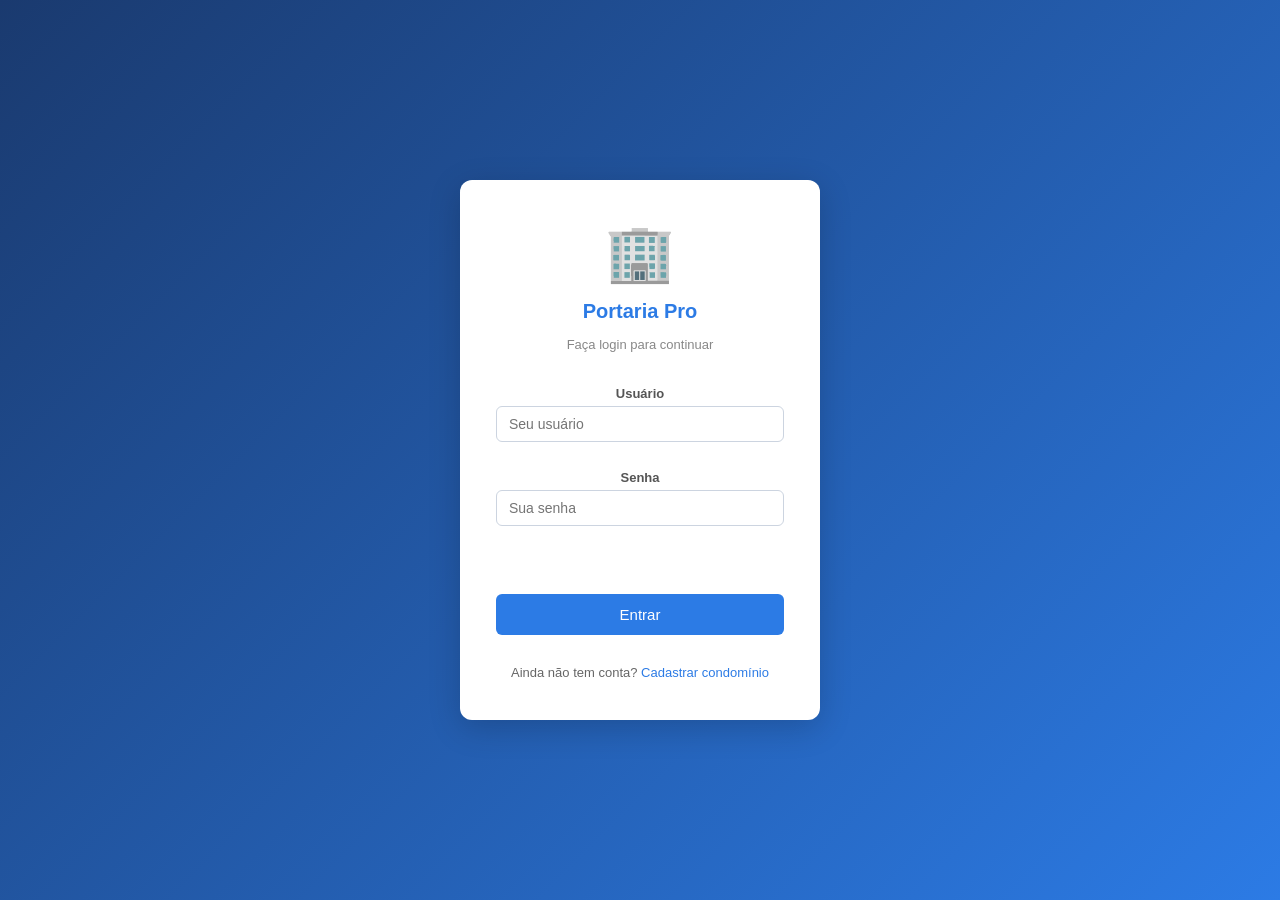
<file: index.html>
<!DOCTYPE html>
<html lang="pt-BR">
<head>
    <meta charset="UTF-8">
    <meta name="viewport" content="width=device-width, initial-scale=1.0">
    <title>Login — Portaria Pro</title>
    <link rel="stylesheet" href="style.css">
</head>
<body class="pagina-publica">

<div class="login-center">
    <div class="login-box">
        <div class="pub-logo">🏢</div>
        <h2>Portaria Pro</h2>
        <p style="color:#888; font-size:13px; margin-bottom:20px">Faça login para continuar</p>

        <div class="form-group">
            <label>Usuário</label>
            <input type="text" id="login-usuario" placeholder="Seu usuário" autocomplete="username" />
        </div>
        <div class="form-group">
            <label>Senha</label>
            <input type="password" id="login-senha" placeholder="Sua senha" autocomplete="current-password" />
        </div>

        <p id="login-erro" class="erro" style="min-height:18px; margin-bottom:8px"></p>

        <button onclick="fazerLogin()" style="width:100%; padding:12px; font-size:15px">Entrar</button>

        <p style="text-align:center; margin-top:16px; font-size:13px; color:#666">
            Ainda não tem conta? <a href="register.html">Cadastrar condomínio</a>
        </p>
    </div>
</div>

<script src="config.js"></script>
<script>
async function fazerLogin() {
    const usuario = document.getElementById("login-usuario").value.trim();
    const senha   = document.getElementById("login-senha").value.trim();
    const erroEl  = document.getElementById("login-erro");
    erroEl.textContent = "";

    if (!usuario || !senha) { erroEl.textContent = "Preencha usuário e senha."; return; }

    const res = await fetch(`${API}/login`, {
        headers: { "Authorization": "Basic " + btoa(`${usuario}:${senha}`) }
    });

    if (!res.ok) {
        const data = await res.json().catch(() => ({}));
        erroEl.textContent = data.detail || "Usuário ou senha inválidos.";
        return;
    }

    const data = await res.json();

    // Salva sessão
    sessionStorage.setItem("usuario",       data.usuario);
    sessionStorage.setItem("senha",         senha);
    sessionStorage.setItem("perfil",        data.perfil);
    sessionStorage.setItem("condominio_id", data.condominio_id ?? "");
    sessionStorage.setItem("condominio_nome", data.condominio?.nome ?? "");

    // Redireciona por perfil
    if (data.perfil === "superadmin") {
        window.location.href = "superadmin.html";
    } else {
        window.location.href = "painel.html";
    }
}
document.addEventListener("keydown", e => { if (e.key === "Enter") fazerLogin(); });
</script>
</body>
</html>
</file>
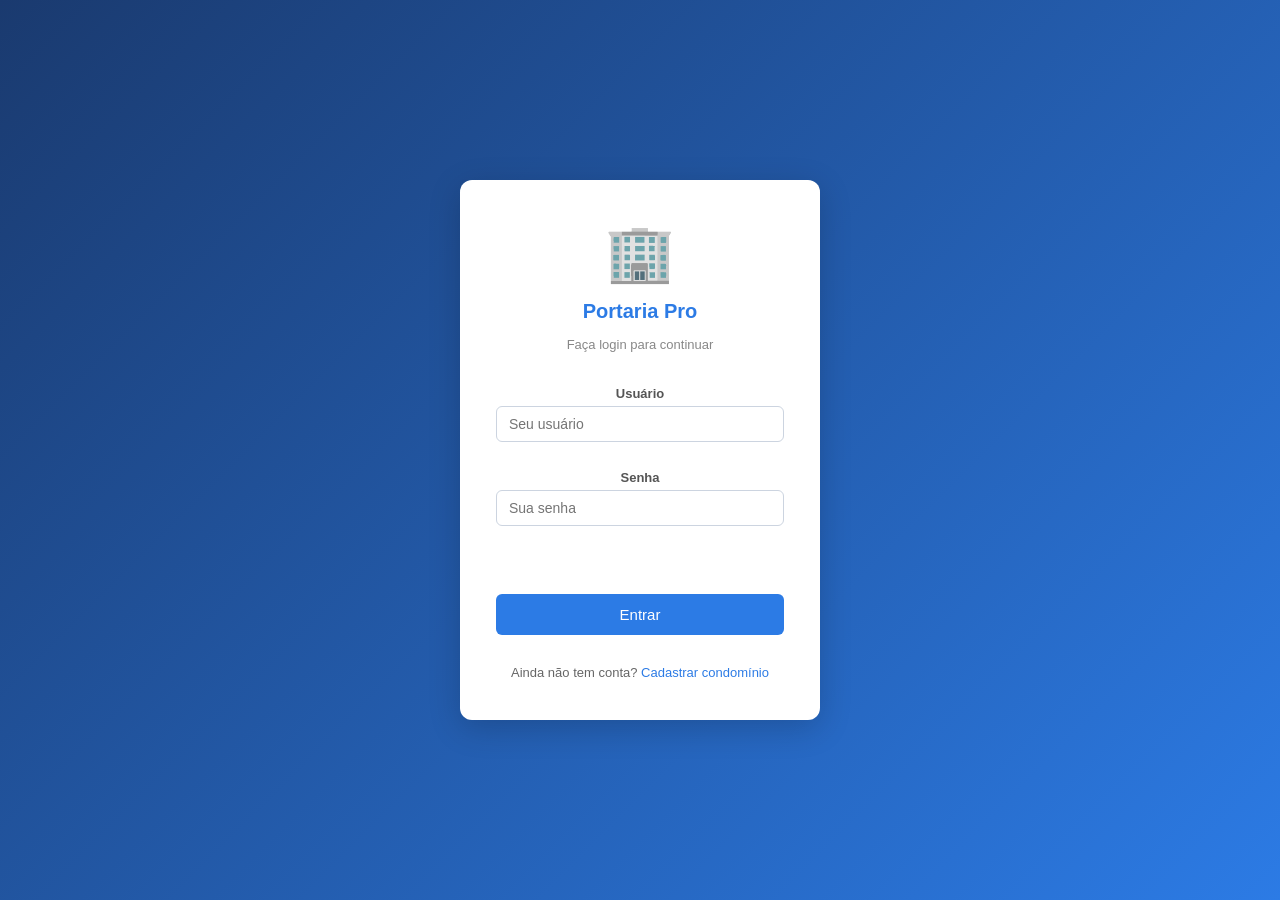
<file: painel.html>
<!DOCTYPE html>
<html lang="pt-BR">
<head>
    <meta charset="UTF-8">
    <meta name="viewport" content="width=device-width, initial-scale=1.0">
    <title>Painel — Portaria Pro</title>
    <link rel="stylesheet" href="style.css">
</head>
<body>

<header class="topo">
    <span id="topo-nome">🏢 Portaria Pro</span>
    <div class="topo-direita">
        <span id="usuario-logado"></span>
        <button class="btn-sair" onclick="sair()">Sair</button>
    </div>
</header>

<div class="container">
    <div id="msg-global"></div>
    <div class="abas" id="nav-abas">
        <button class="aba ativa" onclick="mostrarAba('dashboard', this)">📊 Dashboard</button>
        <button class="aba" onclick="mostrarAba('pessoas', this)">👥 Pessoas</button>
        <button class="aba aba-admin-only" onclick="mostrarAba('cadastrar', this)">➕ Cadastrar</button>
        <button class="aba" onclick="mostrarAba('movimentacao', this)">🚦 Entrada/Saída</button>
        <button class="aba" onclick="mostrarAba('dentro', this)">🏠 Dentro</button>
        <button class="aba" onclick="mostrarAba('veiculos', this)">🚗 Veículos</button>
        <button class="aba" onclick="mostrarAba('qrcode', this)">📱 QR Code</button>
        <button class="aba" onclick="mostrarAba('relatorio', this)">📋 Relatório</button>
        <button class="aba aba-sindico-only" onclick="mostrarAba('equipe', this)">👮 Equipe</button>
        <button class="aba aba-sindico-only" onclick="mostrarAba('configuracoes', this)">⚙️ Config.</button>
    </div>

    <!-- DASHBOARD -->
    <div id="aba-dashboard" class="aba-conteudo">
        <h2 id="dash-titulo">Dashboard</h2>
        <div class="cards-grid">
            <div class="stat-card azul"><div class="stat-numero" id="stat-total">—</div><div class="stat-label">Total de pessoas</div></div>
            <div class="stat-card verde"><div class="stat-numero" id="stat-dentro">—</div><div class="stat-label">Pessoas dentro</div></div>
            <div class="stat-card roxo"><div class="stat-numero" id="stat-veiculos">—</div><div class="stat-label">Veículos dentro</div></div>
            <div class="stat-card laranja"><div class="stat-numero" id="stat-entradas">—</div><div class="stat-label">Entradas hoje</div></div>
        </div>
        <h3 style="margin:24px 0 12px">Últimas movimentações</h3>
        <table><thead><tr><th>Horário</th><th>Ação</th><th>Nome</th><th>Tipo</th><th>Porteiro</th></tr></thead>
        <tbody id="tabela-ultimas"></tbody></table>
    </div>

    <!-- PESSOAS -->
    <div id="aba-pessoas" class="aba-conteudo" style="display:none">
        <h2>Lista de Pessoas</h2>
        <div class="filtro-linha">
            <input type="text" id="busca-nome" placeholder="Buscar por nome..." oninput="buscarPorNome()" />
            <select id="filtro-tipo" onchange="aplicarFiltroTipo()">
                <option value="">Todos os tipos</option>
                <option value="morador">Morador</option>
                <option value="visitante">Visitante</option>
                <option value="prestador">Prestador</option>
                <option value="entregador">Entregador</option>
            </select>
        </div>
        <table>
            <thead><tr><th>Foto</th><th>Nome</th><th>Documento</th><th>Tipo</th><th>Quadra/Lote</th><th>Status</th><th class="aba-admin-only">Ações</th></tr></thead>
            <tbody id="tabela-pessoas"></tbody>
        </table>
        <div class="paginacao" id="paginacao-pessoas"></div>
    </div>

    <!-- CADASTRAR -->
    <div id="aba-cadastrar" class="aba-conteudo" style="display:none">
        <h2>Cadastrar Pessoa</h2>
        <div class="form-cols">
            <div>
                <div class="form-group"><label>Nome completo *</label><input type="text" id="cad-nome" /></div>
                <div class="form-group"><label>Documento *</label><input type="text" id="cad-documento" /></div>
                <div class="form-group">
                    <label>Tipo *</label>
                    <select id="cad-tipo" onchange="toggleQuadraLote()">
                        <option value="">Selecione...</option>
                        <option value="morador">Morador</option>
                        <option value="visitante">Visitante</option>
                        <option value="prestador">Prestador</option>
                        <option value="entregador">Entregador</option>
                    </select>
                </div>
                <div id="campo-quadra-lote" style="display:none">
                    <div class="form-group"><label>Quadra *</label><input type="text" id="cad-quadra" /></div>
                    <div class="form-group"><label>Lote *</label><input type="text" id="cad-lote" /></div>
                </div>
            </div>
            <div>
                <div class="form-group">
                    <label>Foto (opcional)</label>
                    <div class="foto-preview" id="cad-foto-preview"><span>Sem foto</span></div>
                    <input type="file" id="cad-foto-input" accept="image/*" onchange="previewFoto('cad')" style="margin-top:8px" />
                </div>
            </div>
        </div>
        <button onclick="cadastrar()">Cadastrar Pessoa</button>
    </div>

    <!-- MOVIMENTAÇÃO -->
    <div id="aba-movimentacao" class="aba-conteudo" style="display:none">
        <h2>Registrar Entrada / Saída</h2>
        <div class="dois-cards">
            <div class="card">
                <h3>✅ Entrada</h3>
                <div class="form-group">
                    <label>Nome ou Documento</label>
                    <input type="text" id="ent-busca" placeholder="Digite para buscar..." oninput="buscarParaMovimento('ent')" autocomplete="off" />
                    <div class="sugestoes" id="ent-sugestoes"></div>
                </div>
                <div id="ent-pessoa-selecionada" class="pessoa-card" style="display:none"></div>
                <input type="hidden" id="ent-documento" />
                <div class="form-group"><label>Quadra destino (opcional)</label><input type="text" id="ent-quadra" /></div>
                <div class="form-group"><label>Lote destino (opcional)</label><input type="text" id="ent-lote" /></div>
                <button onclick="registrarEntrada()">Registrar Entrada</button>
            </div>
            <div class="card">
                <h3>🚪 Saída</h3>
                <div class="form-group">
                    <label>Nome ou Documento</label>
                    <input type="text" id="sai-busca" placeholder="Digite para buscar..." oninput="buscarParaMovimento('sai')" autocomplete="off" />
                    <div class="sugestoes" id="sai-sugestoes"></div>
                </div>
                <div id="sai-pessoa-selecionada" class="pessoa-card" style="display:none"></div>
                <input type="hidden" id="sai-documento" />
                <button onclick="registrarSaida()">Registrar Saída</button>
            </div>
        </div>
    </div>

    <!-- DENTRO -->
    <div id="aba-dentro" class="aba-conteudo" style="display:none">
        <h2>Pessoas Dentro do Condomínio</h2>
        <table>
            <thead><tr><th>Foto</th><th>Nome</th><th>Documento</th><th>Tipo</th><th>Quadra/Lote</th><th>Ação</th></tr></thead>
            <tbody id="tabela-dentro"></tbody>
        </table>
    </div>

    <!-- VEÍCULOS -->
    <div id="aba-veiculos" class="aba-conteudo" style="display:none">
        <div style="display:flex; justify-content:space-between; align-items:center; margin-bottom:16px">
            <h2 style="margin:0">Controle de Veículos</h2>
            <button class="aba-admin-only" onclick="abrirModalVeiculo()">+ Cadastrar Veículo</button>
        </div>

        <div class="admin-tabs" style="margin-bottom:16px">
            <button class="admin-tab ativa" onclick="mostrarVeiculosTab('lista', this)">📋 Todos</button>
            <button class="admin-tab" onclick="mostrarVeiculosTab('dentro', this)">🏠 Dentro agora</button>
            <button class="admin-tab" onclick="mostrarVeiculosTab('movimento', this)">🚦 Entrada/Saída</button>
            <button class="admin-tab" onclick="mostrarVeiculosTab('relatorio', this)">📊 Relatório</button>
        </div>

        <div id="veic-lista">
            <table>
                <thead><tr><th>Placa</th><th>Modelo</th><th>Cor</th><th>Empresa</th><th>Responsável</th><th>Status</th><th>Ações</th></tr></thead>
                <tbody id="tabela-veiculos"></tbody>
            </table>
        </div>

        <div id="veic-dentro" style="display:none">
            <table>
                <thead><tr><th>Placa</th><th>Modelo</th><th>Cor</th><th>Empresa</th><th>Responsável</th><th>Ação</th></tr></thead>
                <tbody id="tabela-veiculos-dentro"></tbody>
            </table>
        </div>

        <div id="veic-movimento" style="display:none">
            <div class="dois-cards">
                <div class="card">
                    <h3>✅ Entrada de Veículo</h3>
                    <div class="form-group"><label>Placa</label><input type="text" id="veic-ent-placa" placeholder="Ex: ABC1234" /></div>
                    <div class="form-group"><label>Destino (opcional)</label><input type="text" id="veic-ent-destino" placeholder="Ex: A|12" /></div>
                    <button onclick="entradaVeiculo()">Registrar Entrada</button>
                </div>
                <div class="card">
                    <h3>🚪 Saída de Veículo</h3>
                    <div class="form-group"><label>Placa</label><input type="text" id="veic-sai-placa" placeholder="Ex: ABC1234" /></div>
                    <button onclick="saidaVeiculo()">Registrar Saída</button>
                </div>
            </div>
        </div>

        <div id="veic-relatorio" style="display:none">
            <div class="filtro-linha">
                <input type="date" id="veic-rel-data" />
                <button onclick="buscarRelatorioVeiculos()">Buscar</button>
                <button class="btn-exportar" onclick="exportarCSVVeiculos()">⬇ Exportar CSV</button>
            </div>
            <table>
                <thead><tr><th>Horário</th><th>Ação</th><th>Placa</th><th>Modelo</th><th>Empresa</th><th>Porteiro</th><th>Destino</th></tr></thead>
                <tbody id="tabela-veic-relatorio"></tbody>
            </table>
        </div>
    </div>

    <!-- QR CODE -->
    <div id="aba-qrcode" class="aba-conteudo" style="display:none">
        <div class="admin-tabs" style="margin-bottom:16px">
            <button class="admin-tab ativa" onclick="mostrarQRTab('gerar', this)">➕ Gerar QR Code</button>
            <button class="admin-tab" onclick="mostrarQRTab('validar', this)">✅ Validar QR Code</button>
            <button class="admin-tab" onclick="mostrarQRTab('lista', this)">📋 Histórico</button>
        </div>

        <div id="qr-gerar">
            <h2>Gerar QR Code para Visitante</h2>
            <div class="form-cols">
                <div>
                    <div class="form-group"><label>Nome do visitante *</label><input type="text" id="qr-nome" /></div>
                    <div class="form-group"><label>Documento (opcional)</label><input type="text" id="qr-documento" /></div>
                    <div class="form-group"><label>Destino (opcional, ex: A|12)</label><input type="text" id="qr-destino" /></div>
                    <div class="form-group">
                        <label>Validade</label>
                        <select id="qr-validade">
                            <option value="4">4 horas</option>
                            <option value="8">8 horas</option>
                            <option value="24" selected>24 horas</option>
                            <option value="48">48 horas</option>
                            <option value="168">7 dias</option>
                        </select>
                    </div>
                    <button onclick="gerarQRCode()">Gerar QR Code</button>
                </div>
                <div id="qr-resultado" style="display:none">
                    <p style="font-size:13px;color:#555;margin-bottom:8px">QR Code gerado:</p>
                    <div id="qr-imagem" style="background:#f5f5f5;padding:16px;border-radius:8px;text-align:center"></div>
                    <p id="qr-token-texto" style="font-size:11px;color:#888;margin-top:8px;word-break:break-all"></p>
                    <button onclick="copiarToken()" style="margin-top:8px;background:#27ae60">📋 Copiar link</button>
                </div>
            </div>
        </div>

        <div id="qr-validar" style="display:none">
            <h2>Validar QR Code</h2>
            <div class="form-group" style="max-width:500px">
                <label>Token do QR Code</label>
                <input type="text" id="qr-validar-token" placeholder="Cole o token aqui..." />
            </div>
            <button onclick="validarQRCode()">Validar e Registrar Entrada</button>
            <div id="qr-validar-resultado" style="margin-top:16px"></div>
        </div>

        <div id="qr-lista" style="display:none">
            <h2>Histórico de QR Codes</h2>
            <table>
                <thead><tr><th>Visitante</th><th>Destino</th><th>Criado por</th><th>Expira em</th><th>Status</th></tr></thead>
                <tbody id="tabela-qrcodes"></tbody>
            </table>
        </div>
    </div>

    <!-- RELATÓRIO -->
    <div id="aba-relatorio" class="aba-conteudo" style="display:none">
        <h2>Relatório por Dia</h2>
        <div class="filtro-linha">
            <input type="date" id="rel-data" />
            <button onclick="buscarRelatorio()">Buscar</button>
            <button class="btn-exportar" onclick="exportarCSV()">⬇ Exportar CSV</button>
            <button class="btn-exportar" onclick="exportarPDF()" style="background:#e74c3c">⬇ Exportar PDF</button>
        </div>
        <table>
            <thead><tr><th>Horário</th><th>Ação</th><th>Nome</th><th>Documento</th><th>Tipo</th><th>Porteiro</th><th>Destino</th></tr></thead>
            <tbody id="tabela-relatorio"></tbody>
        </table>
    </div>

    <!-- EQUIPE -->
    <div id="aba-equipe" class="aba-conteudo" style="display:none">
        <div style="display:flex; justify-content:space-between; align-items:center; margin-bottom:16px">
            <h2 style="margin:0">Gerenciar Equipe</h2>
            <button onclick="abrirModalNovoUsuario()">+ Novo membro</button>
        </div>
        <table>
            <thead><tr><th>Usuário</th><th>Perfil</th><th>Status</th><th>Criado em</th><th>Ações</th></tr></thead>
            <tbody id="tabela-usuarios"></tbody>
        </table>
    </div>

    <!-- CONFIGURAÇÕES -->
    <div id="aba-configuracoes" class="aba-conteudo" style="display:none">
        <div class="admin-tabs" style="margin-bottom:20px">
            <button class="admin-tab ativa" onclick="mostrarConfigTab('dados', this)">🏢 Dados</button>
            <button class="admin-tab" onclick="mostrarConfigTab('senha', this)">🔒 Trocar Senha</button>
            <button class="admin-tab" onclick="mostrarConfigTab('backup', this)">💾 Backup</button>
            <button class="admin-tab" onclick="mostrarConfigTab('log', this)">📝 Log</button>
        </div>

        <div id="conf-dados">
            <h3 style="margin-bottom:16px">Dados do Condomínio</h3>
            <div class="form-group"><label>Nome</label><input type="text" id="conf-nome" disabled style="background:#f5f5f5" /></div>
            <div class="form-group"><label>Endereço</label><input type="text" id="conf-endereco" disabled style="background:#f5f5f5" /></div>
            <p style="font-size:13px;color:#888;margin-top:8px">Para alterar dados do condomínio, entre em contato com o suporte.</p>
        </div>

        <div id="conf-senha" style="display:none">
            <h3 style="margin-bottom:16px">Trocar Senha</h3>
            <div class="form-group" style="max-width:350px">
                <label>Senha atual</label>
                <input type="password" id="senha-atual" />
            </div>
            <div class="form-group" style="max-width:350px">
                <label>Nova senha</label>
                <input type="password" id="senha-nova" />
            </div>
            <div class="form-group" style="max-width:350px">
                <label>Confirmar nova senha</label>
                <input type="password" id="senha-confirma" />
            </div>
            <button onclick="trocarSenha()">Salvar nova senha</button>
        </div>

        <div id="conf-backup" style="display:none">
            <h3 style="margin-bottom:16px">Backup do Banco de Dados</h3>
            <p style="font-size:13px;color:#555;margin-bottom:16px">O backup salva uma cópia do banco de dados na pasta <strong>backend/backups/</strong>. Os últimos 7 backups são mantidos automaticamente.</p>
            <button onclick="fazerBackup()" style="background:#27ae60">💾 Fazer Backup Agora</button>
            <h4 style="margin:20px 0 12px">Backups disponíveis</h4>
            <table>
                <thead><tr><th>Arquivo</th><th>Tamanho</th></tr></thead>
                <tbody id="tabela-backups"></tbody>
            </table>
        </div>

        <div id="conf-log" style="display:none">
            <h3 style="margin-bottom:16px">Log de Ações</h3>
            <table>
                <thead><tr><th>Horário</th><th>Usuário</th><th>Ação</th><th>Detalhe</th></tr></thead>
                <tbody id="tabela-log"></tbody>
            </table>
        </div>
    </div>
</div>

<!-- MODAIS -->
<div id="modal-editar" class="modal" style="display:none">
    <div class="modal-box">
        <h3>Editar Pessoa</h3>
        <input type="hidden" id="edit-documento-original" />
        <div class="form-cols">
            <div>
                <div class="form-group"><label>Nome</label><input type="text" id="edit-nome" /></div>
                <div class="form-group"><label>Tipo</label>
                    <select id="edit-tipo">
                        <option value="morador">Morador</option><option value="visitante">Visitante</option>
                        <option value="prestador">Prestador</option><option value="entregador">Entregador</option>
                    </select>
                </div>
                <div class="form-group"><label>Quadra|Lote (ex: A|12)</label><input type="text" id="edit-quadra-lote" /></div>
            </div>
            <div>
                <div class="form-group">
                    <label>Foto</label>
                    <div class="foto-preview" id="edit-foto-preview"><span>Sem foto</span></div>
                    <input type="file" id="edit-foto-input" accept="image/*" onchange="previewFoto('edit')" style="margin-top:8px" />
                    <button onclick="removerFotoEdicao()" style="margin-top:6px;background:#888;padding:5px 10px;font-size:12px">Remover foto</button>
                </div>
            </div>
        </div>
        <div class="modal-btns">
            <button onclick="salvarEdicao()">Salvar</button>
            <button class="btn-cancelar" onclick="fecharModal('modal-editar')">Cancelar</button>
        </div>
    </div>
</div>

<div id="modal-confirmar-entrada" class="modal" style="display:none">
    <div class="modal-box">
        <h3>Confirmar Entrada</h3>
        <div id="confirmar-entrada-info" class="pessoa-card-grande"></div>
        <div class="modal-btns">
            <button onclick="confirmarEntrada()">✅ Confirmar Entrada</button>
            <button class="btn-cancelar" onclick="fecharModal('modal-confirmar-entrada')">Cancelar</button>
        </div>
    </div>
</div>

<div id="modal-confirmar-saida" class="modal" style="display:none">
    <div class="modal-box">
        <h3>Confirmar Saída</h3>
        <div id="confirmar-saida-info" class="pessoa-card-grande"></div>
        <div class="modal-btns">
            <button onclick="confirmarSaida()">🚪 Confirmar Saída</button>
            <button class="btn-cancelar" onclick="fecharModal('modal-confirmar-saida')">Cancelar</button>
        </div>
    </div>
</div>

<div id="modal-usuario" class="modal" style="display:none">
    <div class="modal-box">
        <h3 id="modal-usuario-titulo">Novo membro</h3>
        <input type="hidden" id="modal-usuario-original" />
        <div class="form-group"><label>Usuário</label><input type="text" id="modal-usuario-nome" /></div>
        <div class="form-group"><label id="modal-senha-label">Senha</label><input type="password" id="modal-usuario-senha" /></div>
        <div class="form-group"><label>Perfil</label>
            <select id="modal-usuario-perfil">
                <option value="porteiro">Porteiro</option>
                <option value="admin">Admin</option>
                <option value="sindico">Síndico</option>
            </select>
        </div>
        <div class="form-group" id="modal-ativo-grupo" style="display:none">
            <label>Status</label>
            <select id="modal-usuario-ativo"><option value="1">Ativo</option><option value="0">Desativado</option></select>
        </div>
        <div class="modal-btns">
            <button onclick="salvarUsuario()">Salvar</button>
            <button class="btn-cancelar" onclick="fecharModal('modal-usuario')">Cancelar</button>
        </div>
    </div>
</div>

<div id="modal-veiculo" class="modal" style="display:none">
    <div class="modal-box">
        <h3 id="modal-veiculo-titulo">Cadastrar Veículo</h3>
        <input type="hidden" id="modal-veiculo-placa-original" />
        <div class="form-group"><label>Placa *</label><input type="text" id="modal-veiculo-placa" placeholder="Ex: ABC1234" /></div>
        <div class="form-group"><label>Modelo</label><input type="text" id="modal-veiculo-modelo" placeholder="Ex: Honda Civic" /></div>
        <div class="form-group"><label>Cor</label><input type="text" id="modal-veiculo-cor" placeholder="Ex: Prata" /></div>
        <div class="form-group"><label>Empresa</label><input type="text" id="modal-veiculo-empresa" placeholder="Ex: Transportadora ABC" /></div>
        <div class="form-group"><label>Documento do responsável (opcional)</label><input type="text" id="modal-veiculo-responsavel" placeholder="CPF/RG do morador" /></div>
        <div class="modal-btns">
            <button onclick="salvarVeiculo()">Salvar</button>
            <button class="btn-cancelar" onclick="fecharModal('modal-veiculo')">Cancelar</button>
        </div>
    </div>
</div>

<script src="config.js"></script>
<script src="auth.js"></script>
<script src="painel.js"></script>
</body>
</html>
</file>
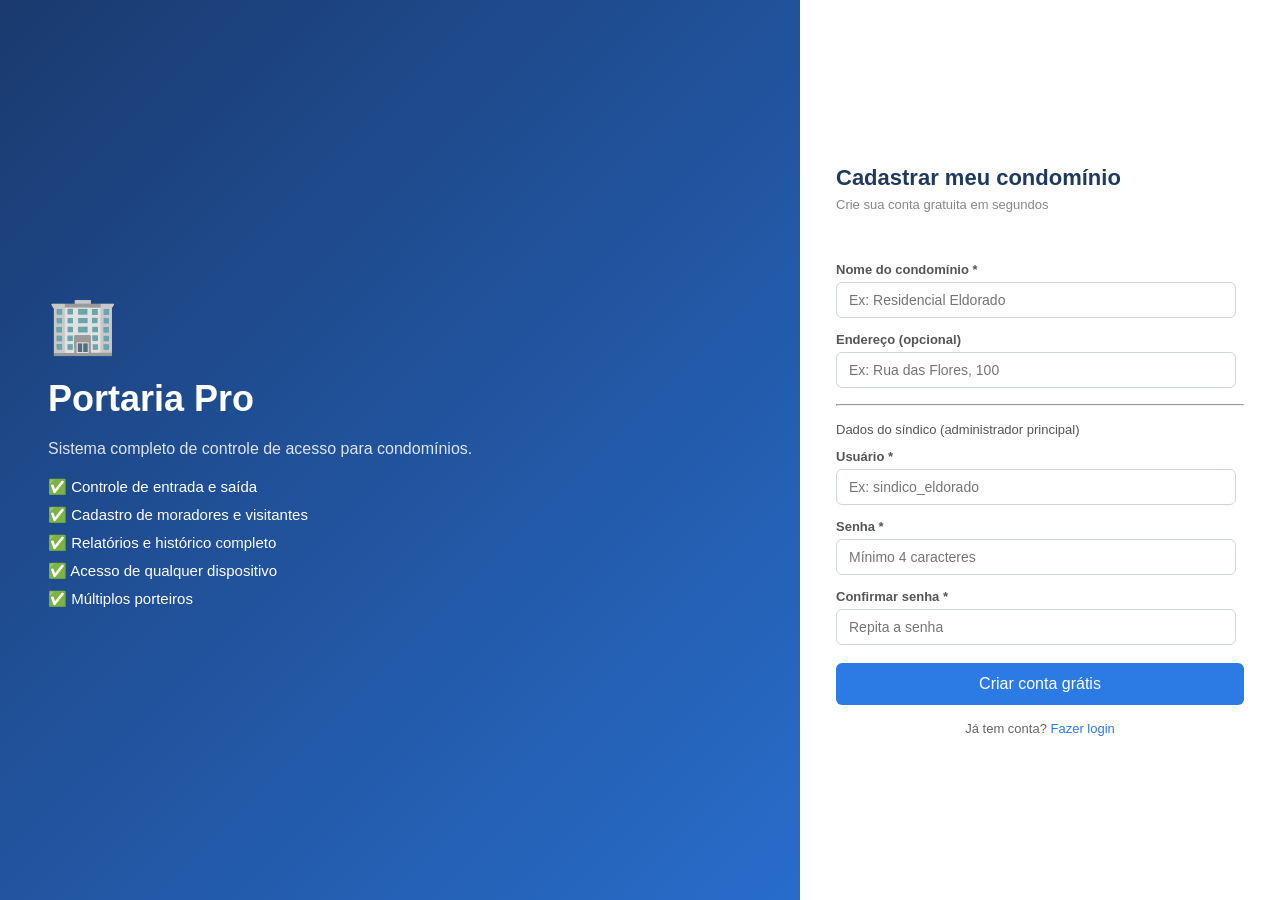
<file: register.html>
<!DOCTYPE html>
<html lang="pt-BR">
<head>
    <meta charset="UTF-8">
    <meta name="viewport" content="width=device-width, initial-scale=1.0">
    <title>Cadastrar Condomínio — Portaria Pro</title>
    <link rel="stylesheet" href="style.css">
</head>
<body class="pagina-publica">

<div class="pub-container">
    <div class="pub-left">
        <div class="pub-logo">🏢</div>
        <h1>Portaria Pro</h1>
        <p>Sistema completo de controle de acesso para condomínios.</p>
        <ul class="pub-lista">
            <li>✅ Controle de entrada e saída</li>
            <li>✅ Cadastro de moradores e visitantes</li>
            <li>✅ Relatórios e histórico completo</li>
            <li>✅ Acesso de qualquer dispositivo</li>
            <li>✅ Múltiplos porteiros</li>
        </ul>
    </div>
    <div class="pub-right">
        <div class="pub-card">
            <h2>Cadastrar meu condomínio</h2>
            <p class="pub-sub">Crie sua conta gratuita em segundos</p>

            <div id="reg-erro" class="erro" style="margin-bottom:12px; min-height:18px"></div>
            <div id="reg-ok" class="msg-ok" style="display:none; padding:12px; border-radius:6px; margin-bottom:12px"></div>

            <div class="form-group">
                <label>Nome do condomínio *</label>
                <input type="text" id="reg-nome-cond" placeholder="Ex: Residencial Eldorado" />
            </div>
            <div class="form-group">
                <label>Endereço (opcional)</label>
                <input type="text" id="reg-endereco" placeholder="Ex: Rua das Flores, 100" />
            </div>
            <hr style="margin:16px 0; border-color:#eee">
            <p style="font-size:13px; color:#555; margin-bottom:12px">Dados do síndico (administrador principal)</p>
            <div class="form-group">
                <label>Usuário *</label>
                <input type="text" id="reg-usuario" placeholder="Ex: sindico_eldorado" />
            </div>
            <div class="form-group">
                <label>Senha *</label>
                <input type="password" id="reg-senha" placeholder="Mínimo 4 caracteres" />
            </div>
            <div class="form-group">
                <label>Confirmar senha *</label>
                <input type="password" id="reg-confirma" placeholder="Repita a senha" />
            </div>
            <button onclick="registrar()" style="width:100%;padding:12px;font-size:16px;margin-top:4px">
                Criar conta grátis
            </button>
            <p style="text-align:center;margin-top:16px;font-size:13px;color:#666">
                Já tem conta? <a href="index.html">Fazer login</a>
            </p>
        </div>
    </div>
</div>

<script src="config.js"></script>
<script>
async function registrar() {
    const nome     = document.getElementById("reg-nome-cond").value.trim();
    const endereco = document.getElementById("reg-endereco").value.trim() || null;
    const usuario  = document.getElementById("reg-usuario").value.trim();
    const senha    = document.getElementById("reg-senha").value.trim();
    const confirma = document.getElementById("reg-confirma").value.trim();
    const erroEl   = document.getElementById("reg-erro");
    const okEl     = document.getElementById("reg-ok");

    erroEl.textContent = "";
    okEl.style.display = "none";

    if (!nome || !usuario || !senha) { erroEl.textContent = "Preencha todos os campos obrigatórios."; return; }
    if (senha !== confirma)          { erroEl.textContent = "As senhas não conferem."; return; }

    const res = await fetch(`${API}/register`, {
        method: "POST",
        headers: { "Content-Type": "application/json" },
        body: JSON.stringify({ nome_condominio: nome, endereco, usuario_sindico: usuario, senha_sindico: senha })
    });
    const data = await res.json();
    if (res.ok) {
        okEl.textContent = "✅ " + data.message + " Redirecionando...";
        okEl.style.display = "block";
        setTimeout(() => window.location.href = "index.html", 2500);
    } else {
        erroEl.textContent = data.detail || "Erro ao cadastrar.";
    }
}
document.addEventListener("keydown", e => { if (e.key === "Enter") registrar(); });
</script>
</body>
</html>
</file>
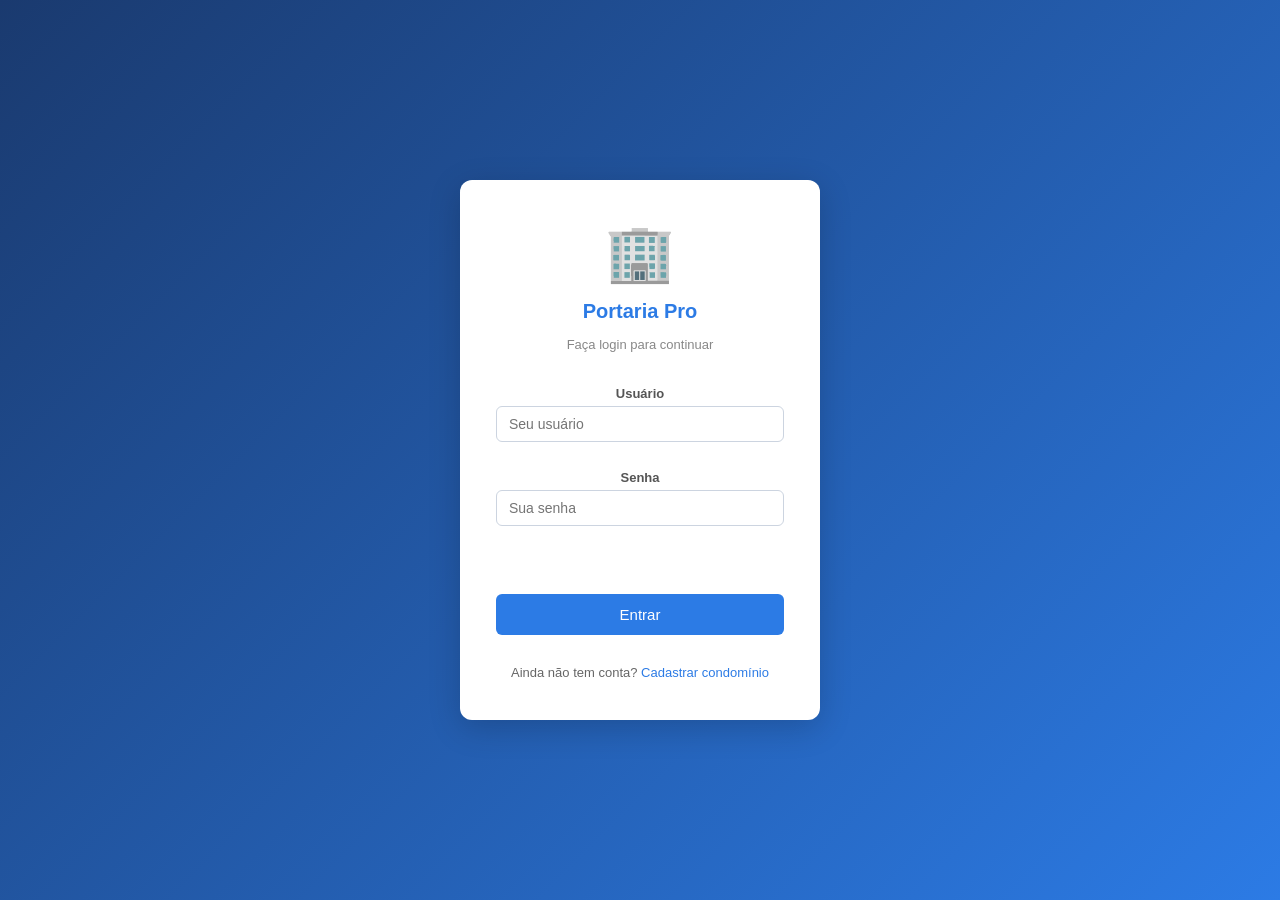
<file: superadmin.html>
<!DOCTYPE html>
<html lang="pt-BR">
<head>
    <meta charset="UTF-8">
    <meta name="viewport" content="width=device-width, initial-scale=1.0">
    <title>Superadmin — Portaria Pro</title>
    <link rel="stylesheet" href="style.css">
</head>
<body>

<header class="topo">
    <span>🏢 Portaria Pro <span style="font-size:12px; opacity:.7; font-weight:normal">— Painel Master</span></span>
    <div class="topo-direita">
        <span id="usuario-logado"></span>
        <button class="btn-sair" onclick="sair()">Sair</button>
    </div>
</header>

<div class="container">
    <div id="msg-global"></div>

    <div class="abas">
        <button class="aba ativa" onclick="mostrarAba('dashboard', this)">📊 Dashboard</button>
        <button class="aba" onclick="mostrarAba('condominios', this)">🏢 Condomínios</button>
        <button class="aba" onclick="mostrarAba('usuarios', this)">👥 Todos Usuários</button>
        <button class="aba" onclick="mostrarAba('log', this)">📝 Log Geral</button>
    </div>

    <!-- DASHBOARD SUPER -->
    <div id="aba-dashboard" class="aba-conteudo">
        <h2>Visão Geral</h2>
        <div class="cards-grid">
            <div class="stat-card azul"><div class="stat-numero" id="stat-total-cond">—</div><div class="stat-label">Total de condomínios</div></div>
            <div class="stat-card verde"><div class="stat-numero" id="stat-ativos">—</div><div class="stat-label">Condomínios ativos</div></div>
            <div class="stat-card laranja"><div class="stat-numero" id="stat-inativos">—</div><div class="stat-label">Condomínios inativos</div></div>
        </div>
        <h3 style="margin:24px 0 12px">Condomínios cadastrados</h3>
        <table>
            <thead><tr><th>Nome</th><th>Slug</th><th>Pessoas</th><th>Usuários</th><th>Status</th><th>Criado em</th></tr></thead>
            <tbody id="tabela-dash-cond"></tbody>
        </table>
    </div>

    <!-- CONDOMÍNIOS -->
    <div id="aba-condominios" class="aba-conteudo" style="display:none">
        <h2>Gerenciar Condomínios</h2>
        <table>
            <thead><tr><th>Nome</th><th>Endereço</th><th>Pessoas</th><th>Usuários</th><th>Status</th><th>Criado em</th><th>Ações</th></tr></thead>
            <tbody id="tabela-condominios"></tbody>
        </table>
    </div>

    <!-- USUÁRIOS -->
    <div id="aba-usuarios" class="aba-conteudo" style="display:none">
        <h2>Todos os Usuários</h2>
        <table>
            <thead><tr><th>Usuário</th><th>Perfil</th><th>Condomínio</th><th>Status</th><th>Criado em</th></tr></thead>
            <tbody id="tabela-todos-usuarios"></tbody>
        </table>
    </div>

    <!-- LOG -->
    <div id="aba-log" class="aba-conteudo" style="display:none">
        <h2>Log Geral de Ações</h2>
        <table>
            <thead><tr><th>Horário</th><th>Usuário</th><th>Ação</th><th>Detalhe</th></tr></thead>
            <tbody id="tabela-log-geral"></tbody>
        </table>
    </div>
</div>

<!-- MODAL: EDITAR CONDOMÍNIO -->
<div id="modal-cond" class="modal" style="display:none">
    <div class="modal-box">
        <h3>Editar Condomínio</h3>
        <input type="hidden" id="modal-cond-id" />
        <div class="form-group"><label>Nome</label><input type="text" id="modal-cond-nome" /></div>
        <div class="form-group"><label>Endereço</label><input type="text" id="modal-cond-endereco" /></div>
        <div class="form-group">
            <label>Status</label>
            <select id="modal-cond-ativo"><option value="1">Ativo</option><option value="0">Inativo (bloqueia todos os logins)</option></select>
        </div>
        <div class="modal-btns">
            <button onclick="salvarCondominio()">Salvar</button>
            <button class="btn-cancelar" onclick="fecharModal('modal-cond')">Cancelar</button>
        </div>
    </div>
</div>

<script src="config.js"></script>
<script src="auth.js"></script>
<script src="superadmin.js"></script>
</body>
</html>
</file>
<file: style.css>
* { box-sizing: border-box; margin: 0; padding: 0; }

body { font-family: Arial, sans-serif; background: #f0f2f5; color: #222; }

a { color: #2c7be5; text-decoration: none; }
a:hover { text-decoration: underline; }

/* ===== PÁGINAS PÚBLICAS (login, register) ===== */
.pagina-publica { background: linear-gradient(135deg, #1a3a6f 0%, #2c7be5 100%); min-height: 100vh; }

.login-center { display:flex; justify-content:center; align-items:center; min-height:100vh; }

.login-box {
    background: white; padding: 40px 36px; border-radius: 12px;
    box-shadow: 0 8px 32px rgba(0,0,0,0.18); width: 360px;
    display: flex; flex-direction: column; gap: 14px; text-align: center;
}
.login-box h2 { color: #2c7be5; font-size: 20px; }

.pub-container {
    display: flex; min-height: 100vh; align-items: stretch;
}
.pub-left {
    flex: 1; padding: 60px 48px; color: white;
    display: flex; flex-direction: column; justify-content: center; gap: 20px;
}
.pub-left h1 { font-size: 36px; }
.pub-left p  { font-size: 16px; opacity: .85; }
.pub-logo    { font-size: 56px; }
.pub-lista   { list-style: none; display: flex; flex-direction: column; gap: 10px; font-size: 15px; }
.pub-right   { width: 480px; background: white; display: flex; align-items: center; justify-content: center; padding: 40px 36px; }
.pub-card    { width: 100%; }
.pub-card h2 { font-size: 22px; color: #1e3a5f; margin-bottom: 6px; }
.pub-sub     { font-size: 13px; color: #888; margin-bottom: 20px; }

@media (max-width: 768px) {
    .pub-container { flex-direction: column; }
    .pub-left { padding: 40px 24px; }
    .pub-right { width: 100%; padding: 24px; }
}

/* ===== TOPO ===== */
.topo {
    background: #1e3a5f; color: white; padding: 0 24px; height: 54px;
    display: flex; align-items: center; justify-content: space-between;
    font-size: 16px; font-weight: bold; position: sticky; top: 0; z-index: 50;
    box-shadow: 0 2px 8px rgba(0,0,0,0.2);
}
.topo-direita { display: flex; align-items: center; gap: 14px; }
#usuario-logado { font-size: 13px; opacity: .85; }
.btn-sair {
    background: rgba(255,255,255,.15); border: 1px solid rgba(255,255,255,.4);
    color: white; padding: 5px 14px; cursor: pointer; border-radius: 4px; font-size: 13px;
}
.btn-sair:hover { background: rgba(255,255,255,.28); }

/* ===== CONTAINER ===== */
.container { width: 95%; max-width: 1200px; margin: 24px auto; }

/* ===== MENSAGEM ===== */
#msg-global {
    min-height: 32px; font-size: 14px; font-weight: bold; text-align: center;
    padding: 6px; margin-bottom: 6px; border-radius: 4px; transition: all .3s;
}
.msg-ok  { background: #d4edda; color: #155724; }
.msg-err { background: #fde8e8; color: #721c24; }

/* ===== ABAS ===== */
.abas { display: flex; gap: 4px; flex-wrap: wrap; margin-bottom: 0; }
.aba {
    padding: 10px 16px; background: #dce6f5; color: #1a5dc9; border: none;
    cursor: pointer; border-radius: 8px 8px 0 0; font-size: 13px; font-weight: bold;
}
.aba:hover { background: #c4d8f5; }
.aba.ativa { background: white; color: #1a3a6f; border-bottom: 2px solid white; }

/* ===== CONTEÚDO ABA ===== */
.aba-conteudo {
    background: white; padding: 24px; border-radius: 0 8px 8px 8px;
    box-shadow: 0 2px 10px rgba(0,0,0,.07);
}
.aba-conteudo h2 { margin-bottom: 20px; color: #1e3a5f; font-size: 18px; }
.aba-conteudo h3 { color: #333; }

/* ===== CARDS DASHBOARD ===== */
.cards-grid { display: grid; grid-template-columns: repeat(auto-fit, minmax(180px,1fr)); gap: 16px; margin-bottom: 8px; }
.stat-card { border-radius: 10px; padding: 20px; color: white; text-align: center; box-shadow: 0 2px 8px rgba(0,0,0,.12); }
.stat-card.azul    { background: linear-gradient(135deg,#2c7be5,#1a5dc9); }
.stat-card.verde   { background: linear-gradient(135deg,#27ae60,#1e8449); }
.stat-card.roxo    { background: linear-gradient(135deg,#8e44ad,#6c3483); }
.stat-card.laranja { background: linear-gradient(135deg,#e67e22,#ca6f1e); }
.stat-numero { font-size: 42px; font-weight: bold; line-height: 1; }
.stat-label  { font-size: 13px; opacity: .9; margin-top: 6px; }

/* ===== FILTROS ===== */
.filtro-linha { display: flex; gap: 10px; margin-bottom: 16px; flex-wrap: wrap; align-items: center; }
.filtro-linha input { flex: 1; min-width: 180px; }

/* ===== FORMULÁRIO ===== */
.form-group { display: flex; flex-direction: column; gap: 5px; margin-bottom: 14px; max-width: 400px; }
.form-group label { font-size: 13px; color: #555; font-weight: bold; }
.form-cols { display: grid; grid-template-columns: 1fr 1fr; gap: 24px; margin-bottom: 16px; }
@media (max-width:640px) { .form-cols { grid-template-columns: 1fr; } .dois-cards { flex-direction: column; } }

/* ===== CARDS (entrada/saída) ===== */
.dois-cards { display: flex; gap: 20px; flex-wrap: wrap; }
.card { background: #f8fbff; border: 1px solid #d6e4f7; border-radius: 8px; padding: 20px; flex: 1; min-width: 280px; position: relative; }
.card h3 { margin-bottom: 14px; color: #1e3a5f; }

/* ===== SUGESTÕES ===== */
.sugestoes {
    position: absolute; background: white; border: 1px solid #ccd4e0;
    border-radius: 0 0 6px 6px; z-index: 10; width: calc(100% - 40px);
    max-height: 200px; overflow-y: auto; box-shadow: 0 4px 12px rgba(0,0,0,.12);
}
.sugestao-item { padding: 10px 14px; cursor: pointer; font-size: 13px; border-bottom: 1px solid #f0f0f0; display: flex; align-items: center; gap: 10px; }
.sugestao-item:hover { background: #f0f5ff; }
.sugestao-foto { width:32px; height:32px; border-radius:50%; background:#dce6f5; display:flex; align-items:center; justify-content:center; font-size:18px; flex-shrink:0; overflow:hidden; }
.sugestao-foto img { width:100%; height:100%; object-fit:cover; }

/* ===== PESSOA CARD ===== */
.pessoa-card { background:#f0f7ff; border:1px solid #b3d4f5; border-radius:6px; padding:10px 14px; margin-bottom:12px; display:flex; align-items:center; gap:12px; font-size:13px; }
.pessoa-card-grande { background:#f0f7ff; border:1px solid #b3d4f5; border-radius:8px; padding:16px; display:flex; align-items:center; gap:16px; margin-bottom:16px; }

.foto-redonda { width:56px; height:56px; border-radius:50%; background:#dce6f5; display:flex; align-items:center; justify-content:center; font-size:28px; flex-shrink:0; overflow:hidden; }
.foto-redonda img { width:100%; height:100%; object-fit:cover; }
.foto-mini { width:36px; height:36px; border-radius:50%; background:#dce6f5; display:flex; align-items:center; justify-content:center; font-size:20px; flex-shrink:0; overflow:hidden; }
.foto-mini img { width:100%; height:100%; object-fit:cover; }

/* ===== FOTO PREVIEW ===== */
.foto-preview { width:120px; height:120px; border-radius:8px; background:#eef2f7; border:2px dashed #b0bec5; display:flex; align-items:center; justify-content:center; font-size:13px; color:#888; overflow:hidden; }
.foto-preview img { width:100%; height:100%; object-fit:cover; border-radius:6px; }

/* ===== INPUTS ===== */
input[type="text"], input[type="password"], input[type="date"], select {
    padding: 9px 12px; border: 1px solid #ccd4e0; border-radius: 6px; font-size: 14px; width: 100%;
}
input:focus, select:focus { outline: none; border-color: #2c7be5; box-shadow: 0 0 0 2px rgba(44,123,229,.15); }

/* ===== BOTÕES ===== */
button { padding: 9px 18px; background: #2c7be5; color: white; border: none; border-radius: 6px; cursor: pointer; font-size: 14px; transition: background .15s; }
button:hover { background: #1a5dc9; }
.btn-cancelar { background: #888; }
.btn-cancelar:hover { background: #666; }
.btn-remover { background: #e74c3c; }
.btn-remover:hover { background: #c0392b; }
.btn-exportar { background: #27ae60; }
.btn-exportar:hover { background: #1e8449; }
.btn-pequeno { padding: 5px 10px; font-size: 12px; margin: 2px; }

/* ===== TABELA ===== */
table { width:100%; border-collapse:collapse; font-size:14px; }
th { background:#1e3a5f; color:white; padding:10px 12px; text-align:left; white-space:nowrap; }
td { padding:9px 12px; border-bottom:1px solid #eaeff5; vertical-align:middle; }
tr:hover td { background:#f5f8ff; }

/* ===== BADGES ===== */
.badge { display:inline-block; padding:3px 10px; border-radius:12px; font-size:11px; font-weight:bold; white-space:nowrap; }
.badge-dentro   { background:#d4edda; color:#155724; }
.badge-fora     { background:#f0f0f0; color:#666; }
.badge-entrada  { background:#d4edda; color:#155724; }
.badge-saida    { background:#fde8e8; color:#721c24; }
.badge-admin    { background:#fdebd0; color:#b7600a; }
.badge-porteiro { background:#dce6f5; color:#1a5dc9; }
.badge-ativo    { background:#d4edda; color:#155724; }
.badge-inativo  { background:#fde8e8; color:#721c24; }

/* ===== PAGINAÇÃO ===== */
.paginacao { display:flex; gap:6px; justify-content:center; margin-top:16px; flex-wrap:wrap; }
.paginacao button { padding:6px 14px; font-size:13px; background:#dce6f5; color:#1a5dc9; }
.paginacao button.ativa { background:#2c7be5; color:white; }

/* ===== MODAL ===== */
.modal { position:fixed; inset:0; background:rgba(0,0,0,.5); display:flex; align-items:center; justify-content:center; z-index:200; }
.modal-box { background:white; padding:32px; border-radius:10px; width:560px; max-width:95vw; max-height:90vh; overflow-y:auto; box-shadow:0 8px 32px rgba(0,0,0,.2); }
.modal-box h3 { margin-bottom:20px; color:#1e3a5f; }
.modal-btns { display:flex; gap:10px; margin-top:12px; }

/* ===== ERRO ===== */
.erro { color:#c0392b; font-size:13px; }

/* ===== RESPONSIVO ===== */
@media (max-width:768px) {
    .container { width:100%; padding:0 8px; }
    .aba { padding:8px 10px; font-size:12px; }
    .cards-grid { grid-template-columns:1fr 1fr; }
    .stat-numero { font-size:32px; }
}
</file>
